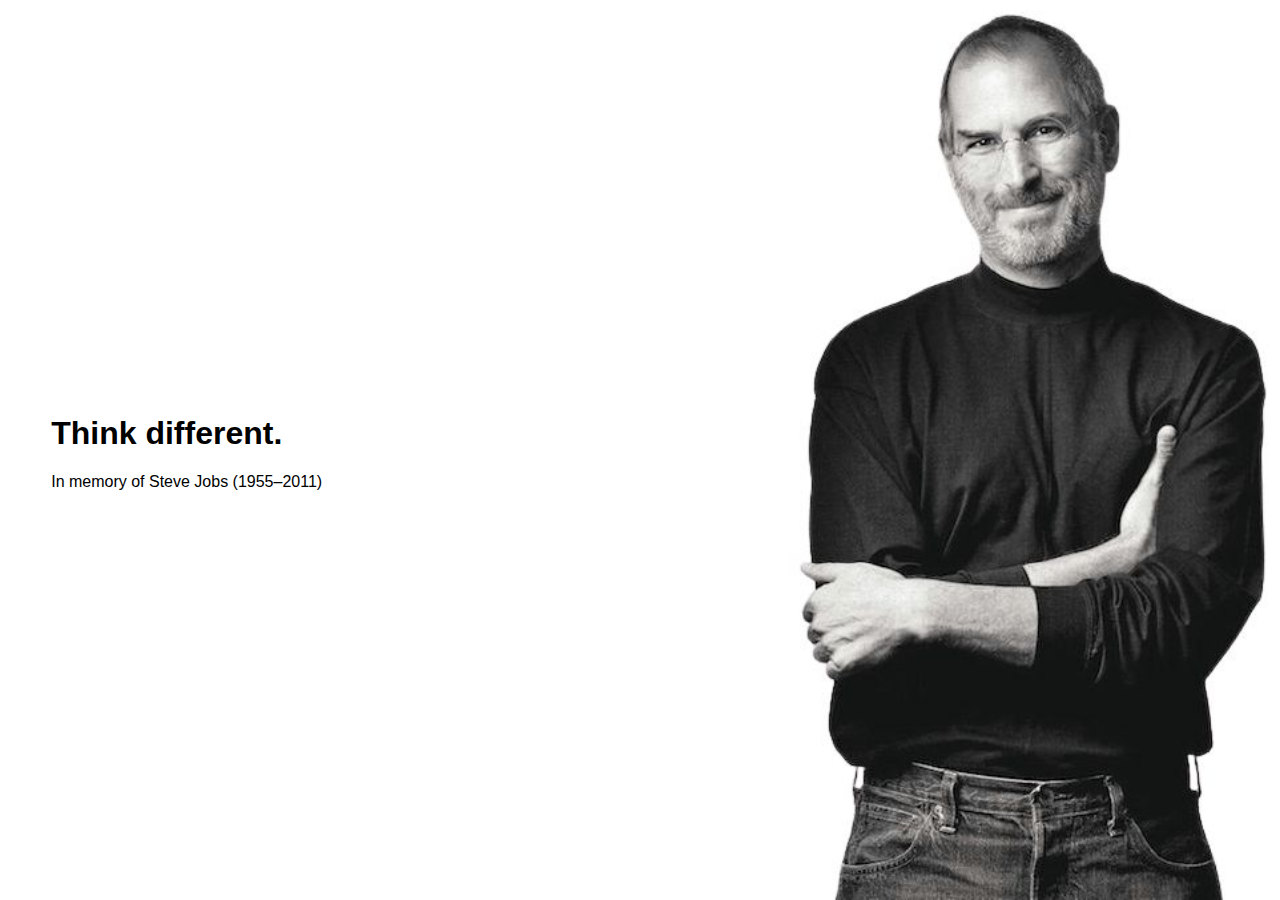
<file: index.html>
<!DOCTYPE html>
<html lang="en">
<head>
  <meta charset="UTF-8" />
  <meta name="viewport" content="width=device-width, initial-scale=1.0" />
  <title>Steve Jobs Tribute</title>
  <link rel="stylesheet" href="styles.css" />
</head>
<body>
  <div class="container">
<div class="text-block">
      <h1>Think different.</h1>
      <p>In memory of Steve Jobs (1955–2011)</p>
    </div>
    <img src="steve.png" alt="Steve Jobs" class="steve-img" />
  </div>
</body>
</html>
</file>
<file: styles.css>
/* Base Styles */
body {
  margin: 0;
  padding: 0;
  background-color: white;
  color: black;
  font-family: -apple-system, BlinkMacSystemFont, "Helvetica Neue", sans-serif;
}

.container {
  display: flex;
  justify-content: space-between;
  align-items: center;
  min-height: 100vh;
  padding: 4vw;
  box-sizing: border-box;
  position: relative;
}

.text-box {
  max-width: 45%;
}

.text-box h1 {
  font-size: 4rem;
  font-weight: bold;
  margin-bottom: 1rem;
}

.text-box p {
  font-size: 1.5rem;
  color: #444;
}

.steve-img {
  position: absolute;
  right: 0;
  bottom: 0;
  height: 100vh;
  object-fit: contain;
  z-index: 1;
}

/* Media Queries */
@media (max-width: 768px) and (orientation: portrait) {
  .container {
    flex-direction: column;
    justify-content: flex-start;
    align-items: flex-start;
    padding: 4vh 6vw;
    height: 100vh;
    position: relative;
    overflow: hidden;
  }

  .text-box {
    margin-top: 2vh;
    margin-bottom: 2vh;
    z-index: 2;
  }

  .text-box h1 {
    font-size: 2.2rem;
    margin-bottom: 0.3rem;
  }

  .text-box p {
    font-size: 1rem;
    color: #444;
  }

  .steve-img {
    position: absolute;
    bottom: 0;
    right: 0;
    height: 65vh;
    object-fit: contain;
    z-index: 0;
  }
}

@media (max-width: 768px) and (orientation: landscape) {
  .container {
    flex-direction: row;
    justify-content: space-between;
    align-items: center;
    padding: 4vh 6vw;
    height: 100vh;
    position: relative;
  }

  .text-box {
    max-width: 75%;
    margin: 0;
    padding: 0;
  }

  .text-box h1 {
    font-size: 2.4rem;
    margin-bottom: 0.5rem;
  }

  .text-box p {
    font-size: 1.2rem;
  }

  .steve-img {
    position: absolute;
    bottom: 0;
    right: 0;
    height: 85vh;
    object-fit: contain;
  }
}

/* Scroll Down Icon */
.scroll-down {
  position: absolute;
  bottom: 2vh;
  left: 15%;
  transform: translateX(-50%);
  font-size: 2rem;
  cursor: pointer;
  animation: bounce 1.5s infinite;
  z-index: 5;
}

@keyframes bounce {
  0%, 100% { transform: translateX(-50%) translateY(0); }
  50% { transform: translateX(-50%) translateY(8px); }
}

/* Timeline */
/* TIMELINE SECTION */
#timeline {
  position: relative;
  background: #f9f9f9;
  padding: 4rem 2rem;
}

/* LINE - now inside the first event only */
.timeline-line {
  position: absolute;
  left: 58px; /* aligns center with 16px-wide dot at left: -58px */
  top: 0;
  height: 0;
  width: 4px;
  background: #888;
  z-index: 0;
  transition: height 0.5s ease-out;
}


/* EACH EVENT */
.event {
  position: relative;
  margin-left: 80px;
  margin-bottom: 4rem;
  opacity: 0;
  transform: translateY(50px);
  transition: all 0.6s ease-out;
}

.event.visible {
  opacity: 1;
  transform: translateY(0);
}

/* DOTS */
.event-dot {
  position: absolute;
  left: -58px;
  top: 50%;
  transform: translateY(-50%);
  width: 16px;
  height: 16px;
  background-color: #888;
  border-radius: 50%;
  z-index: 2;
}

/* FIRST DOT NO PATCH NEEDED — LINE BEGINS FROM IT */

.event h2 {
  margin: 0;
  font-size: 1.5rem;
  color: #222;
}

.event p {
  margin: 0.5rem 0 1rem;
  font-size: 1rem;
  color: #444;
}

.event img {
  width: 100%;
  max-width: 300px;
  border-radius: 8px;
  box-shadow: 0 4px 12px rgba(0, 0, 0, 0.1);
  opacity: 0;
  transform: translateX(-100px);
  transition: all 0.8s ease-out;
}
.event.visible img {
  opacity: 1;
  transform: translateX(0);
}

#apple-showcase {
  padding: 4rem 2rem;
  text-align: center;
  background: #f0f0f0;
}

.device-icons {
  margin-bottom: 2rem;
}

.device-icons button {
  margin: 0.5rem;
  padding: 0.8rem 1.2rem;
  font-size: 1.2rem;
  border: none;
  border-radius: 8px;
  background-color: #222;
  color: white;
  cursor: pointer;
  transition: background 0.3s ease;
}

.device-icons button:hover {
  background-color: #555;
}

.device-info {
  max-width: 400px;
  margin: 0 auto;
  background: white;
  border-radius: 12px;
  padding: 1.5rem;
  box-shadow: 0 4px 12px rgba(0,0,0,0.1);
  display: none;
  animation: fadeIn 0.4s ease forwards;
}

.device-info img {
  max-width: 100%;
  border-radius: 8px;
  margin-bottom: 1rem;
}

@keyframes fadeIn {
  from { opacity: 0; transform: translateY(20px); }
  to { opacity: 1; transform: translateY(0); }
}
</file>
